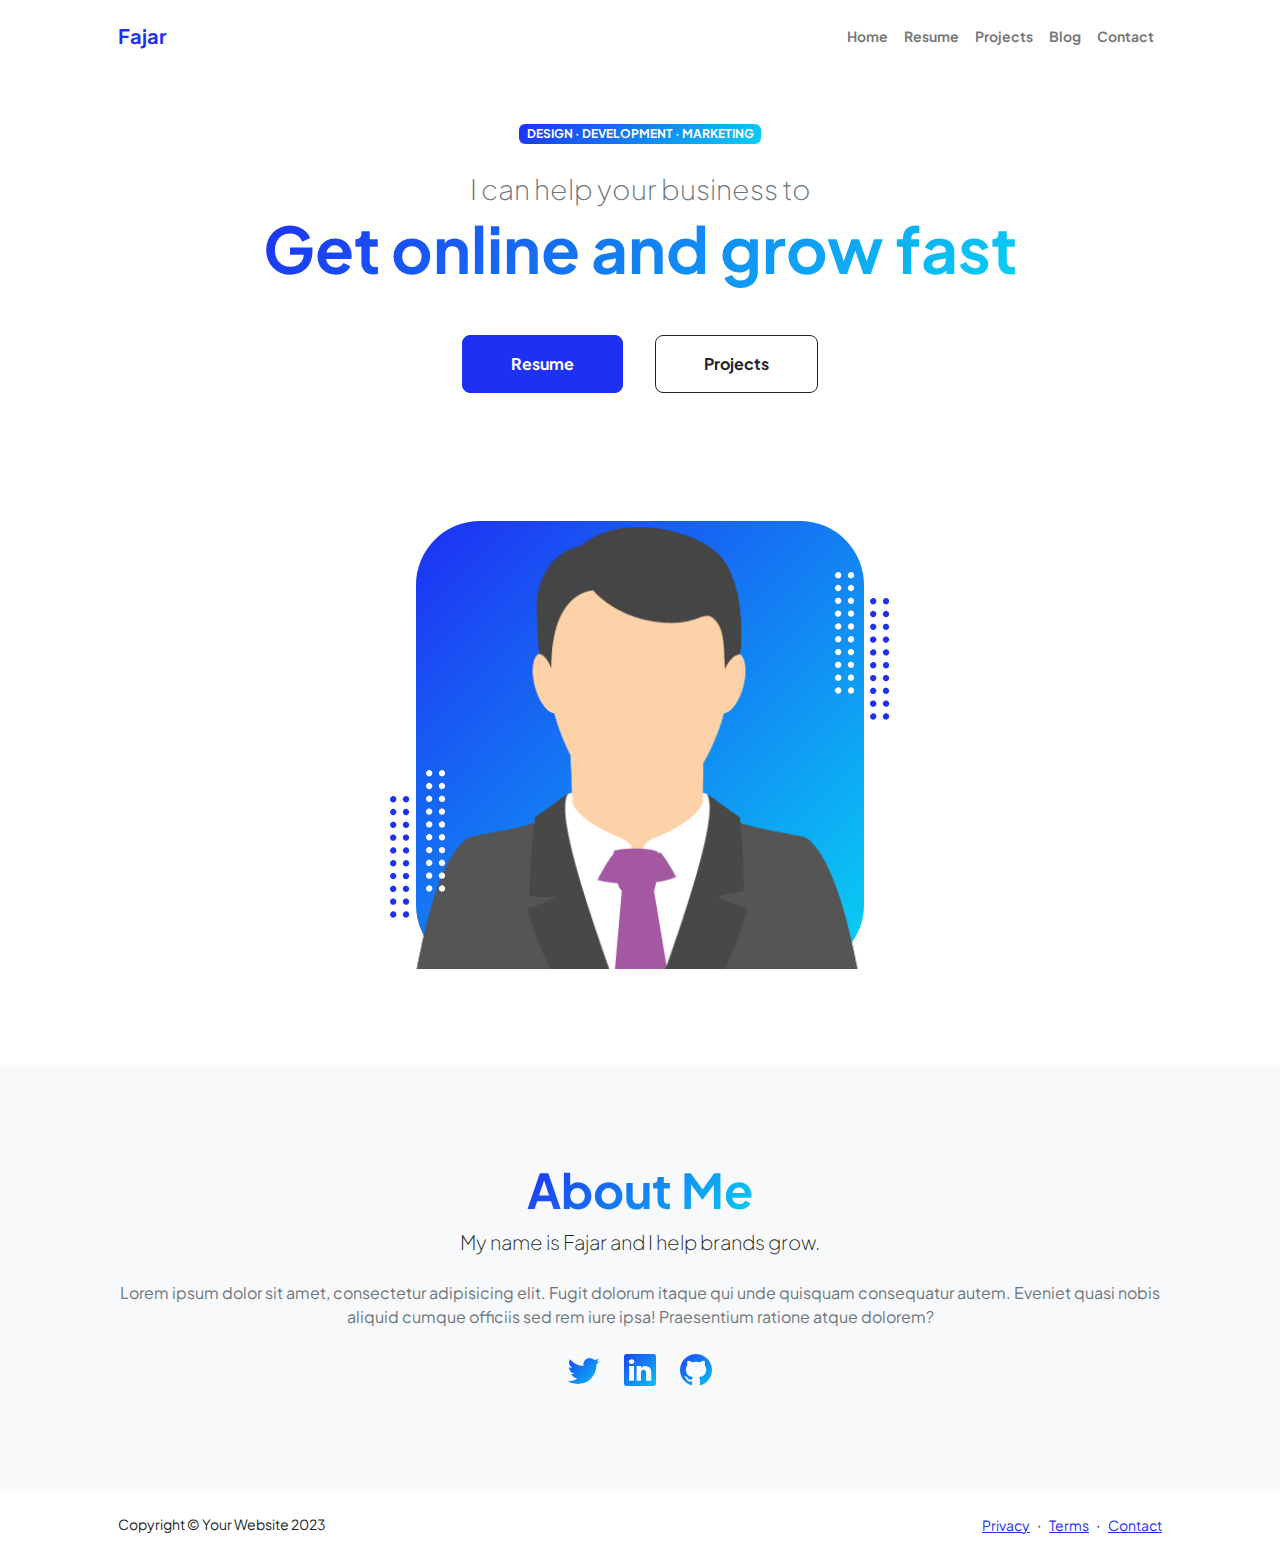
<file: index.html>
<!DOCTYPE html>
<html lang="en">
    <head>
        <meta charset="utf-8" />
        <meta name="viewport" content="width=device-width, initial-scale=1, shrink-to-fit=no" />
        <meta name="description" content="" />
        <meta name="author" content="" />
        <title>My Personal Website</title>
        <!-- Favicon-->
        <link rel="icon" type="image/x-icon" href="assets/favicon.ico" />
        <!-- Custom Google font-->
        <link rel="preconnect" href="https://fonts.googleapis.com" />
        <link rel="preconnect" href="https://fonts.gstatic.com" crossorigin />
        <link href="https://fonts.googleapis.com/css2?family=Plus+Jakarta+Sans:wght@100;200;300;400;500;600;700;800;900&amp;display=swap" rel="stylesheet" />
        <!-- Bootstrap icons-->
        <link href="https://cdn.jsdelivr.net/npm/bootstrap-icons@1.8.1/font/bootstrap-icons.css" rel="stylesheet" />
        <!-- Core theme CSS (includes Bootstrap)-->
        <link href="css/styles.css" rel="stylesheet" />
    </head>
    <body class="d-flex flex-column h-100">
        <main class="flex-shrink-0">
            <!-- Navigation-->
            <nav class="navbar navbar-expand-lg navbar-light bg-white py-3">
                <div class="container px-5">
                    <a class="navbar-brand" href="index.html"><span class="fw-bolder text-primary">Fajar </span></a>
                    <button class="navbar-toggler" type="button" data-bs-toggle="collapse" data-bs-target="#navbarSupportedContent" aria-controls="navbarSupportedContent" aria-expanded="false" aria-label="Toggle navigation"><span class="navbar-toggler-icon"></span></button>
                    <div class="collapse navbar-collapse" id="navbarSupportedContent">
                        <ul class="navbar-nav ms-auto mb-2 mb-lg-0 small fw-bolder">
                            <li class="nav-item"><a class="nav-link" href="index.html">Home</a></li>
                            <li class="nav-item"><a class="nav-link" href="resume.html">Resume</a></li>
                            <li class="nav-item"><a class="nav-link" href="projects.html">Projects</a></li>
                            <li class="nav-item"><a class="nav-link" href="https://fajarnxm.github.io/my-blog/">Blog</a></li>
                            <li class="nav-item"><a class="nav-link" href="contact.html">Contact</a></li>
                        </ul>
                    </div>
                </div>
            </nav>
            <!-- Header-->
            <header class="py-5">
                <div class="container px-5 pb-5">
                    <div class="row gx-5 align-items-center">
                        <div class="col-xxl-5">
                            <!-- Header text content-->
                            <div class="text-center text-xxl-start">
                                <div class="badge bg-gradient-primary-to-secondary text-white mb-4"><div class="text-uppercase">Design &middot; Development &middot; Marketing</div></div>
                                <div class="fs-3 fw-light text-muted">I can help your business to</div>
                                <h1 class="display-3 fw-bolder mb-5"><span class="text-gradient d-inline">Get online and grow fast</span></h1>
                                <div class="d-grid gap-3 d-sm-flex justify-content-sm-center justify-content-xxl-start mb-3">
                                    <a class="btn btn-primary btn-lg px-5 py-3 me-sm-3 fs-6 fw-bolder" href="resume.html">Resume</a>
                                    <a class="btn btn-outline-dark btn-lg px-5 py-3 fs-6 fw-bolder" href="projects.html">Projects</a>
                                </div>
                            </div>
                        </div>
                        <div class="col-xxl-7">
                            <!-- Header profile picture-->
                            <div class="d-flex justify-content-center mt-5 mt-xxl-0">
                                <div class="profile bg-gradient-primary-to-secondary">
                                    <!-- TIP: For best results, use a photo with a transparent background like the demo example below-->
                                    <!-- Watch a tutorial on how to do this on YouTube (link)-->
                                    <img class="profile-img" src="assets/profile.png" alt="..." />
                                    <div class="dots-1">
                                        <!-- SVG Dots-->
                                        <svg version="1.1" xmlns="http://www.w3.org/2000/svg" xmlns:xlink="http://www.w3.org/1999/xlink" x="0px" y="0px" viewBox="0 0 191.6 1215.4" style="enable-background: new 0 0 191.6 1215.4" xml:space="preserve">
                                            <g transform="translate(0.000000,1280.000000) scale(0.100000,-0.100000)">
                                                <path d="M227.7,12788.6c-105-35-200-141-222-248c-43-206,163-412,369-369c155,32,275,190,260,339c-11,105-90,213-190,262        C383.7,12801.6,289.7,12808.6,227.7,12788.6z"></path>
                                                <path d="M1507.7,12788.6c-151-50-253-216-222-362c25-119,136-230,254-255c194-41,395,142,375,339c-11,105-90,213-190,262        C1663.7,12801.6,1569.7,12808.6,1507.7,12788.6z"></path>
                                                <path d="M227.7,11508.6c-105-35-200-141-222-248c-43-206,163-412,369-369c155,32,275,190,260,339c-11,105-90,213-190,262        C383.7,11521.6,289.7,11528.6,227.7,11508.6z"></path>
                                                <path d="M1507.7,11508.6c-151-50-253-216-222-362c25-119,136-230,254-255c194-41,395,142,375,339c-11,105-90,213-190,262        C1663.7,11521.6,1569.7,11528.6,1507.7,11508.6z"></path>
                                                <path d="M227.7,10228.6c-105-35-200-141-222-248c-43-206,163-412,369-369c155,32,275,190,260,339c-11,105-90,213-190,262        C383.7,10241.6,289.7,10248.6,227.7,10228.6z"></path>
                                                <path d="M1507.7,10228.6c-105-35-200-141-222-248c-43-206,163-412,369-369c155,32,275,190,260,339c-11,105-90,213-190,262        C1663.7,10241.6,1569.7,10248.6,1507.7,10228.6z"></path>
                                                <path d="M227.7,8948.6c-105-35-200-141-222-248c-43-206,163-412,369-369c155,32,275,190,260,339c-11,105-90,213-190,262        C383.7,8961.6,289.7,8968.6,227.7,8948.6z"></path>
                                                <path d="M1507.7,8948.6c-105-35-200-141-222-248c-43-206,163-412,369-369c155,32,275,190,260,339c-11,105-90,213-190,262        C1663.7,8961.6,1569.7,8968.6,1507.7,8948.6z"></path>
                                                <path d="M227.7,7668.6c-105-35-200-141-222-248c-43-206,163-412,369-369c155,32,275,190,260,339c-11,105-90,213-190,262        C383.7,7681.6,289.7,7688.6,227.7,7668.6z"></path>
                                                <path d="M1507.7,7668.6c-105-35-200-141-222-248c-43-206,163-412,369-369c155,32,275,190,260,339c-11,105-90,213-190,262        C1663.7,7681.6,1569.7,7688.6,1507.7,7668.6z"></path>
                                                <path d="M227.7,6388.6c-105-35-200-141-222-248c-43-206,163-412,369-369c155,32,275,190,260,339c-11,105-90,213-190,262        C383.7,6401.6,289.7,6408.6,227.7,6388.6z"></path>
                                                <path d="M1507.7,6388.6c-105-35-200-141-222-248c-43-206,163-412,369-369c155,32,275,190,260,339c-11,105-90,213-190,262        C1663.7,6401.6,1569.7,6408.6,1507.7,6388.6z"></path>
                                                <path d="M227.7,5108.6c-105-35-200-141-222-248c-43-206,163-412,369-369c155,32,275,190,260,339c-11,105-90,213-190,262        C383.7,5121.6,289.7,5128.6,227.7,5108.6z"></path>
                                                <path d="M1507.7,5108.6c-105-35-200-141-222-248c-43-206,163-412,369-369c155,32,275,190,260,339c-11,105-90,213-190,262        C1663.7,5121.6,1569.7,5128.6,1507.7,5108.6z"></path>
                                                <path d="M227.7,3828.6c-105-35-200-141-222-248c-43-206,163-412,369-369c155,32,275,190,260,339c-11,105-90,213-190,262        C383.7,3841.6,289.7,3848.6,227.7,3828.6z"></path>
                                                <path d="M1507.7,3828.6c-105-35-200-141-222-248c-43-206,163-412,369-369c155,32,275,190,260,339c-11,105-90,213-190,262        C1663.7,3841.6,1569.7,3848.6,1507.7,3828.6z"></path>
                                                <path d="M227.7,2548.6c-105-35-200-141-222-248c-43-206,163-412,369-369c155,32,275,190,260,339c-11,105-90,213-190,262        C383.7,2561.6,289.7,2568.6,227.7,2548.6z"></path>
                                                <path d="M1507.7,2548.6c-105-35-200-141-222-248c-43-206,163-412,369-369c155,32,275,190,260,339c-11,105-90,213-190,262        C1663.7,2561.6,1569.7,2568.6,1507.7,2548.6z"></path>
                                                <path d="M227.7,1268.6c-105-35-200-141-222-248c-43-206,163-412,369-369c155,32,275,190,260,339c-11,105-90,213-190,262        C383.7,1281.6,289.7,1288.6,227.7,1268.6z"></path>
                                                <path d="M1507.7,1268.6c-105-35-200-141-222-248c-43-206,163-412,369-369c155,32,275,190,260,339c-11,105-90,213-190,262        C1663.7,1281.6,1569.7,1288.6,1507.7,1268.6z"></path>
                                            </g>
                                        </svg>
                                        <!-- END of SVG dots-->
                                    </div>
                                    <div class="dots-2">
                                        <!-- SVG Dots-->
                                        <svg version="1.1" xmlns="http://www.w3.org/2000/svg" xmlns:xlink="http://www.w3.org/1999/xlink" x="0px" y="0px" viewBox="0 0 191.6 1215.4" style="enable-background: new 0 0 191.6 1215.4" xml:space="preserve">
                                            <g transform="translate(0.000000,1280.000000) scale(0.100000,-0.100000)">
                                                <path d="M227.7,12788.6c-105-35-200-141-222-248c-43-206,163-412,369-369c155,32,275,190,260,339c-11,105-90,213-190,262        C383.7,12801.6,289.7,12808.6,227.7,12788.6z"></path>
                                                <path d="M1507.7,12788.6c-151-50-253-216-222-362c25-119,136-230,254-255c194-41,395,142,375,339c-11,105-90,213-190,262        C1663.7,12801.6,1569.7,12808.6,1507.7,12788.6z"></path>
                                                <path d="M227.7,11508.6c-105-35-200-141-222-248c-43-206,163-412,369-369c155,32,275,190,260,339c-11,105-90,213-190,262        C383.7,11521.6,289.7,11528.6,227.7,11508.6z"></path>
                                                <path d="M1507.7,11508.6c-151-50-253-216-222-362c25-119,136-230,254-255c194-41,395,142,375,339c-11,105-90,213-190,262        C1663.7,11521.6,1569.7,11528.6,1507.7,11508.6z"></path>
                                                <path d="M227.7,10228.6c-105-35-200-141-222-248c-43-206,163-412,369-369c155,32,275,190,260,339c-11,105-90,213-190,262        C383.7,10241.6,289.7,10248.6,227.7,10228.6z"></path>
                                                <path d="M1507.7,10228.6c-105-35-200-141-222-248c-43-206,163-412,369-369c155,32,275,190,260,339c-11,105-90,213-190,262        C1663.7,10241.6,1569.7,10248.6,1507.7,10228.6z"></path>
                                                <path d="M227.7,8948.6c-105-35-200-141-222-248c-43-206,163-412,369-369c155,32,275,190,260,339c-11,105-90,213-190,262        C383.7,8961.6,289.7,8968.6,227.7,8948.6z"></path>
                                                <path d="M1507.7,8948.6c-105-35-200-141-222-248c-43-206,163-412,369-369c155,32,275,190,260,339c-11,105-90,213-190,262        C1663.7,8961.6,1569.7,8968.6,1507.7,8948.6z"></path>
                                                <path d="M227.7,7668.6c-105-35-200-141-222-248c-43-206,163-412,369-369c155,32,275,190,260,339c-11,105-90,213-190,262        C383.7,7681.6,289.7,7688.6,227.7,7668.6z"></path>
                                                <path d="M1507.7,7668.6c-105-35-200-141-222-248c-43-206,163-412,369-369c155,32,275,190,260,339c-11,105-90,213-190,262        C1663.7,7681.6,1569.7,7688.6,1507.7,7668.6z"></path>
                                                <path d="M227.7,6388.6c-105-35-200-141-222-248c-43-206,163-412,369-369c155,32,275,190,260,339c-11,105-90,213-190,262        C383.7,6401.6,289.7,6408.6,227.7,6388.6z"></path>
                                                <path d="M1507.7,6388.6c-105-35-200-141-222-248c-43-206,163-412,369-369c155,32,275,190,260,339c-11,105-90,213-190,262        C1663.7,6401.6,1569.7,6408.6,1507.7,6388.6z"></path>
                                                <path d="M227.7,5108.6c-105-35-200-141-222-248c-43-206,163-412,369-369c155,32,275,190,260,339c-11,105-90,213-190,262        C383.7,5121.6,289.7,5128.6,227.7,5108.6z"></path>
                                                <path d="M1507.7,5108.6c-105-35-200-141-222-248c-43-206,163-412,369-369c155,32,275,190,260,339c-11,105-90,213-190,262        C1663.7,5121.6,1569.7,5128.6,1507.7,5108.6z"></path>
                                                <path d="M227.7,3828.6c-105-35-200-141-222-248c-43-206,163-412,369-369c155,32,275,190,260,339c-11,105-90,213-190,262        C383.7,3841.6,289.7,3848.6,227.7,3828.6z"></path>
                                                <path d="M1507.7,3828.6c-105-35-200-141-222-248c-43-206,163-412,369-369c155,32,275,190,260,339c-11,105-90,213-190,262        C1663.7,3841.6,1569.7,3848.6,1507.7,3828.6z"></path>
                                                <path d="M227.7,2548.6c-105-35-200-141-222-248c-43-206,163-412,369-369c155,32,275,190,260,339c-11,105-90,213-190,262        C383.7,2561.6,289.7,2568.6,227.7,2548.6z"></path>
                                                <path d="M1507.7,2548.6c-105-35-200-141-222-248c-43-206,163-412,369-369c155,32,275,190,260,339c-11,105-90,213-190,262        C1663.7,2561.6,1569.7,2568.6,1507.7,2548.6z"></path>
                                                <path d="M227.7,1268.6c-105-35-200-141-222-248c-43-206,163-412,369-369c155,32,275,190,260,339c-11,105-90,213-190,262        C383.7,1281.6,289.7,1288.6,227.7,1268.6z"></path>
                                                <path d="M1507.7,1268.6c-105-35-200-141-222-248c-43-206,163-412,369-369c155,32,275,190,260,339c-11,105-90,213-190,262        C1663.7,1281.6,1569.7,1288.6,1507.7,1268.6z"></path>
                                            </g>
                                        </svg>
                                        <!-- END of SVG dots-->
                                    </div>
                                    <div class="dots-3">
                                        <!-- SVG Dots-->
                                        <svg version="1.1" xmlns="http://www.w3.org/2000/svg" xmlns:xlink="http://www.w3.org/1999/xlink" x="0px" y="0px" viewBox="0 0 191.6 1215.4" style="enable-background: new 0 0 191.6 1215.4" xml:space="preserve">
                                            <g transform="translate(0.000000,1280.000000) scale(0.100000,-0.100000)">
                                                <path d="M227.7,12788.6c-105-35-200-141-222-248c-43-206,163-412,369-369c155,32,275,190,260,339c-11,105-90,213-190,262        C383.7,12801.6,289.7,12808.6,227.7,12788.6z"></path>
                                                <path d="M1507.7,12788.6c-151-50-253-216-222-362c25-119,136-230,254-255c194-41,395,142,375,339c-11,105-90,213-190,262        C1663.7,12801.6,1569.7,12808.6,1507.7,12788.6z"></path>
                                                <path d="M227.7,11508.6c-105-35-200-141-222-248c-43-206,163-412,369-369c155,32,275,190,260,339c-11,105-90,213-190,262        C383.7,11521.6,289.7,11528.6,227.7,11508.6z"></path>
                                                <path d="M1507.7,11508.6c-151-50-253-216-222-362c25-119,136-230,254-255c194-41,395,142,375,339c-11,105-90,213-190,262        C1663.7,11521.6,1569.7,11528.6,1507.7,11508.6z"></path>
                                                <path d="M227.7,10228.6c-105-35-200-141-222-248c-43-206,163-412,369-369c155,32,275,190,260,339c-11,105-90,213-190,262        C383.7,10241.6,289.7,10248.6,227.7,10228.6z"></path>
                                                <path d="M1507.7,10228.6c-105-35-200-141-222-248c-43-206,163-412,369-369c155,32,275,190,260,339c-11,105-90,213-190,262        C1663.7,10241.6,1569.7,10248.6,1507.7,10228.6z"></path>
                                                <path d="M227.7,8948.6c-105-35-200-141-222-248c-43-206,163-412,369-369c155,32,275,190,260,339c-11,105-90,213-190,262        C383.7,8961.6,289.7,8968.6,227.7,8948.6z"></path>
                                                <path d="M1507.7,8948.6c-105-35-200-141-222-248c-43-206,163-412,369-369c155,32,275,190,260,339c-11,105-90,213-190,262        C1663.7,8961.6,1569.7,8968.6,1507.7,8948.6z"></path>
                                                <path d="M227.7,7668.6c-105-35-200-141-222-248c-43-206,163-412,369-369c155,32,275,190,260,339c-11,105-90,213-190,262        C383.7,7681.6,289.7,7688.6,227.7,7668.6z"></path>
                                                <path d="M1507.7,7668.6c-105-35-200-141-222-248c-43-206,163-412,369-369c155,32,275,190,260,339c-11,105-90,213-190,262        C1663.7,7681.6,1569.7,7688.6,1507.7,7668.6z"></path>
                                                <path d="M227.7,6388.6c-105-35-200-141-222-248c-43-206,163-412,369-369c155,32,275,190,260,339c-11,105-90,213-190,262        C383.7,6401.6,289.7,6408.6,227.7,6388.6z"></path>
                                                <path d="M1507.7,6388.6c-105-35-200-141-222-248c-43-206,163-412,369-369c155,32,275,190,260,339c-11,105-90,213-190,262        C1663.7,6401.6,1569.7,6408.6,1507.7,6388.6z"></path>
                                                <path d="M227.7,5108.6c-105-35-200-141-222-248c-43-206,163-412,369-369c155,32,275,190,260,339c-11,105-90,213-190,262        C383.7,5121.6,289.7,5128.6,227.7,5108.6z"></path>
                                                <path d="M1507.7,5108.6c-105-35-200-141-222-248c-43-206,163-412,369-369c155,32,275,190,260,339c-11,105-90,213-190,262        C1663.7,5121.6,1569.7,5128.6,1507.7,5108.6z"></path>
                                                <path d="M227.7,3828.6c-105-35-200-141-222-248c-43-206,163-412,369-369c155,32,275,190,260,339c-11,105-90,213-190,262        C383.7,3841.6,289.7,3848.6,227.7,3828.6z"></path>
                                                <path d="M1507.7,3828.6c-105-35-200-141-222-248c-43-206,163-412,369-369c155,32,275,190,260,339c-11,105-90,213-190,262        C1663.7,3841.6,1569.7,3848.6,1507.7,3828.6z"></path>
                                                <path d="M227.7,2548.6c-105-35-200-141-222-248c-43-206,163-412,369-369c155,32,275,190,260,339c-11,105-90,213-190,262        C383.7,2561.6,289.7,2568.6,227.7,2548.6z"></path>
                                                <path d="M1507.7,2548.6c-105-35-200-141-222-248c-43-206,163-412,369-369c155,32,275,190,260,339c-11,105-90,213-190,262        C1663.7,2561.6,1569.7,2568.6,1507.7,2548.6z"></path>
                                                <path d="M227.7,1268.6c-105-35-200-141-222-248c-43-206,163-412,369-369c155,32,275,190,260,339c-11,105-90,213-190,262        C383.7,1281.6,289.7,1288.6,227.7,1268.6z"></path>
                                                <path d="M1507.7,1268.6c-105-35-200-141-222-248c-43-206,163-412,369-369c155,32,275,190,260,339c-11,105-90,213-190,262        C1663.7,1281.6,1569.7,1288.6,1507.7,1268.6z"></path>
                                            </g>
                                        </svg>
                                        <!-- END of SVG dots-->
                                    </div>
                                    <div class="dots-4">
                                        <!-- SVG Dots-->
                                        <svg version="1.1" xmlns="http://www.w3.org/2000/svg" xmlns:xlink="http://www.w3.org/1999/xlink" x="0px" y="0px" viewBox="0 0 191.6 1215.4" style="enable-background: new 0 0 191.6 1215.4" xml:space="preserve">
                                            <g transform="translate(0.000000,1280.000000) scale(0.100000,-0.100000)">
                                                <path d="M227.7,12788.6c-105-35-200-141-222-248c-43-206,163-412,369-369c155,32,275,190,260,339c-11,105-90,213-190,262        C383.7,12801.6,289.7,12808.6,227.7,12788.6z"></path>
                                                <path d="M1507.7,12788.6c-151-50-253-216-222-362c25-119,136-230,254-255c194-41,395,142,375,339c-11,105-90,213-190,262        C1663.7,12801.6,1569.7,12808.6,1507.7,12788.6z"></path>
                                                <path d="M227.7,11508.6c-105-35-200-141-222-248c-43-206,163-412,369-369c155,32,275,190,260,339c-11,105-90,213-190,262        C383.7,11521.6,289.7,11528.6,227.7,11508.6z"></path>
                                                <path d="M1507.7,11508.6c-151-50-253-216-222-362c25-119,136-230,254-255c194-41,395,142,375,339c-11,105-90,213-190,262        C1663.7,11521.6,1569.7,11528.6,1507.7,11508.6z"></path>
                                                <path d="M227.7,10228.6c-105-35-200-141-222-248c-43-206,163-412,369-369c155,32,275,190,260,339c-11,105-90,213-190,262        C383.7,10241.6,289.7,10248.6,227.7,10228.6z"></path>
                                                <path d="M1507.7,10228.6c-105-35-200-141-222-248c-43-206,163-412,369-369c155,32,275,190,260,339c-11,105-90,213-190,262        C1663.7,10241.6,1569.7,10248.6,1507.7,10228.6z"></path>
                                                <path d="M227.7,8948.6c-105-35-200-141-222-248c-43-206,163-412,369-369c155,32,275,190,260,339c-11,105-90,213-190,262        C383.7,8961.6,289.7,8968.6,227.7,8948.6z"></path>
                                                <path d="M1507.7,8948.6c-105-35-200-141-222-248c-43-206,163-412,369-369c155,32,275,190,260,339c-11,105-90,213-190,262        C1663.7,8961.6,1569.7,8968.6,1507.7,8948.6z"></path>
                                                <path d="M227.7,7668.6c-105-35-200-141-222-248c-43-206,163-412,369-369c155,32,275,190,260,339c-11,105-90,213-190,262        C383.7,7681.6,289.7,7688.6,227.7,7668.6z"></path>
                                                <path d="M1507.7,7668.6c-105-35-200-141-222-248c-43-206,163-412,369-369c155,32,275,190,260,339c-11,105-90,213-190,262        C1663.7,7681.6,1569.7,7688.6,1507.7,7668.6z"></path>
                                                <path d="M227.7,6388.6c-105-35-200-141-222-248c-43-206,163-412,369-369c155,32,275,190,260,339c-11,105-90,213-190,262        C383.7,6401.6,289.7,6408.6,227.7,6388.6z"></path>
                                                <path d="M1507.7,6388.6c-105-35-200-141-222-248c-43-206,163-412,369-369c155,32,275,190,260,339c-11,105-90,213-190,262        C1663.7,6401.6,1569.7,6408.6,1507.7,6388.6z"></path>
                                                <path d="M227.7,5108.6c-105-35-200-141-222-248c-43-206,163-412,369-369c155,32,275,190,260,339c-11,105-90,213-190,262        C383.7,5121.6,289.7,5128.6,227.7,5108.6z"></path>
                                                <path d="M1507.7,5108.6c-105-35-200-141-222-248c-43-206,163-412,369-369c155,32,275,190,260,339c-11,105-90,213-190,262        C1663.7,5121.6,1569.7,5128.6,1507.7,5108.6z"></path>
                                                <path d="M227.7,3828.6c-105-35-200-141-222-248c-43-206,163-412,369-369c155,32,275,190,260,339c-11,105-90,213-190,262        C383.7,3841.6,289.7,3848.6,227.7,3828.6z"></path>
                                                <path d="M1507.7,3828.6c-105-35-200-141-222-248c-43-206,163-412,369-369c155,32,275,190,260,339c-11,105-90,213-190,262        C1663.7,3841.6,1569.7,3848.6,1507.7,3828.6z"></path>
                                                <path d="M227.7,2548.6c-105-35-200-141-222-248c-43-206,163-412,369-369c155,32,275,190,260,339c-11,105-90,213-190,262        C383.7,2561.6,289.7,2568.6,227.7,2548.6z"></path>
                                                <path d="M1507.7,2548.6c-105-35-200-141-222-248c-43-206,163-412,369-369c155,32,275,190,260,339c-11,105-90,213-190,262        C1663.7,2561.6,1569.7,2568.6,1507.7,2548.6z"></path>
                                                <path d="M227.7,1268.6c-105-35-200-141-222-248c-43-206,163-412,369-369c155,32,275,190,260,339c-11,105-90,213-190,262        C383.7,1281.6,289.7,1288.6,227.7,1268.6z"></path>
                                                <path d="M1507.7,1268.6c-105-35-200-141-222-248c-43-206,163-412,369-369c155,32,275,190,260,339c-11,105-90,213-190,262        C1663.7,1281.6,1569.7,1288.6,1507.7,1268.6z"></path>
                                            </g>
                                        </svg>
                                        <!-- END of SVG dots-->
                                    </div>
                                </div>
                            </div>
                        </div>
                    </div>
                </div>
            </header>
            <!-- About Section-->
            <section class="bg-light py-5">
                <div class="container px-5">
                    <div class="row gx-5 justify-content-center">
                        <div class="col-xxl-8">
                            <div class="text-center my-5">
                                <h2 class="display-5 fw-bolder"><span class="text-gradient d-inline">About Me</span></h2>
                                <p class="lead fw-light mb-4">My name is Fajar and I help brands grow.</p>
                                <p class="text-muted">Lorem ipsum dolor sit amet, consectetur adipisicing elit. Fugit dolorum itaque qui unde quisquam consequatur autem. Eveniet quasi nobis aliquid cumque officiis sed rem iure ipsa! Praesentium ratione atque dolorem?</p>
                                <div class="d-flex justify-content-center fs-2 gap-4">
                                    <a class="text-gradient" href="#!"><i class="bi bi-twitter"></i></a>
                                    <a class="text-gradient" href="https://id.linkedin.com/in/fajar-priyatna"><i class="bi bi-linkedin"></i></a>
                                    <a class="text-gradient" href="https://github.com/fajarnxm"><i class="bi bi-github"></i></a>
                                </div>
                            </div>
                        </div>
                    </div>
                </div>
            </section>
        </main>
        <!-- Footer-->
        <footer class="bg-white py-4 mt-auto">
            <div class="container px-5">
                <div class="row align-items-center justify-content-between flex-column flex-sm-row">
                    <div class="col-auto"><div class="small m-0">Copyright &copy; Your Website 2023</div></div>
                    <div class="col-auto">
                        <a class="small" href="#!">Privacy</a>
                        <span class="mx-1">&middot;</span>
                        <a class="small" href="#!">Terms</a>
                        <span class="mx-1">&middot;</span>
                        <a class="small" href="contact.html">Contact</a>
                    </div>
                </div>
            </div>
        </footer>
        <!-- Bootstrap core JS-->
        <script src="https://cdn.jsdelivr.net/npm/bootstrap@5.2.3/dist/js/bootstrap.bundle.min.js"></script>
        <!-- Core theme JS-->
        <script src="js/scripts.js"></script>
    </body>
</html>
</file>
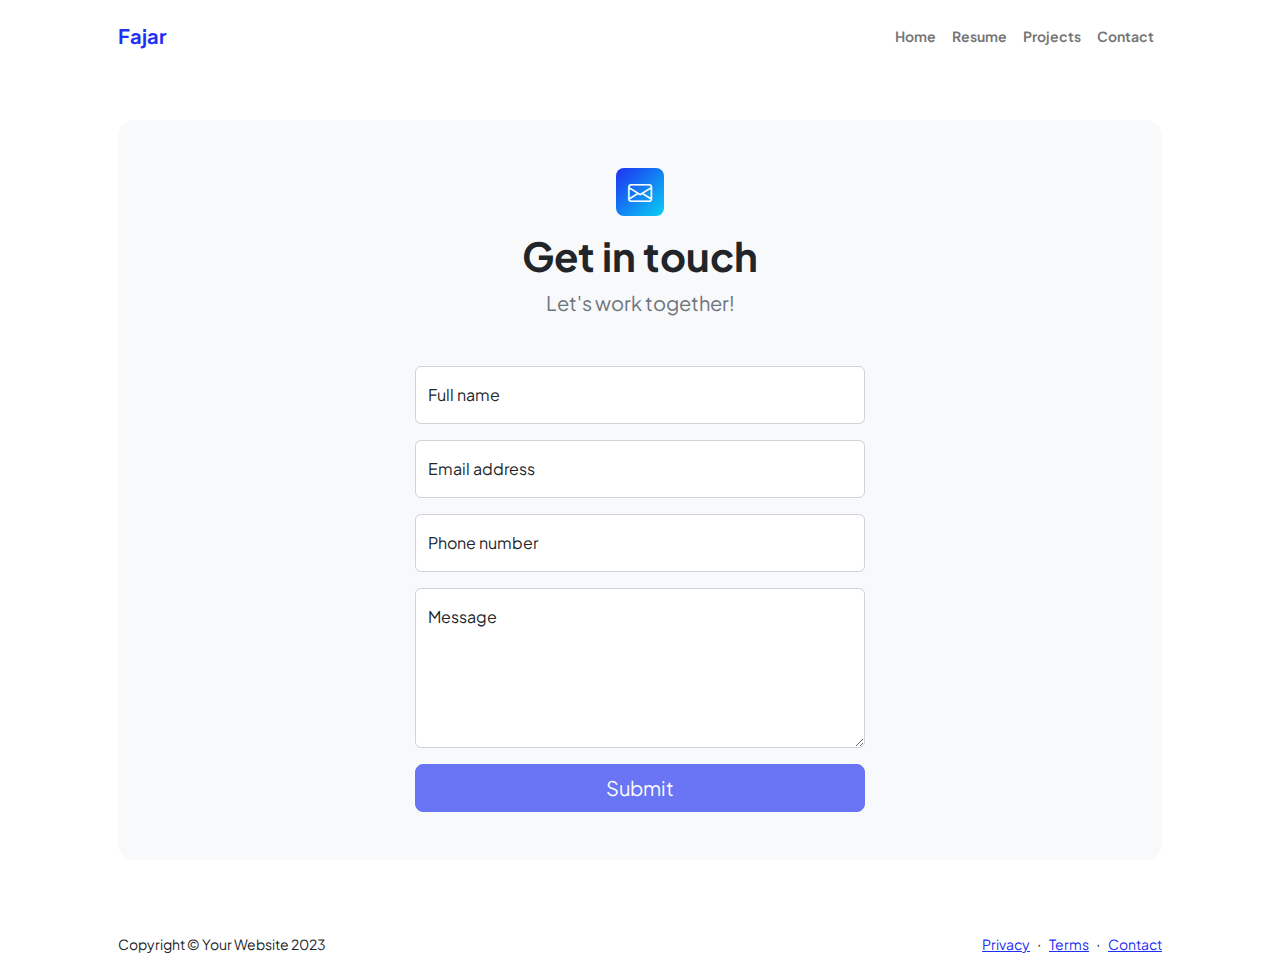
<file: contact.html>
<!DOCTYPE html>
<html lang="en">
    <head>
        <meta charset="utf-8" />
        <meta name="viewport" content="width=device-width, initial-scale=1, shrink-to-fit=no" />
        <meta name="description" content />
        <meta name="author" content />
        <title>My Personal Website</title>
        <!-- Favicon-->
        <link rel="icon" type="image/x-icon" href="assets/favicon.ico" />
        <!-- Custom Google font-->
        <link rel="preconnect" href="https://fonts.googleapis.com" />
        <link rel="preconnect" href="https://fonts.gstatic.com" crossorigin />
        <link href="https://fonts.googleapis.com/css2?family=Plus+Jakarta+Sans:wght@100;200;300;400;500;600;700;800;900&amp;display=swap" rel="stylesheet" />
        <!-- Bootstrap icons-->
        <link href="https://cdn.jsdelivr.net/npm/bootstrap-icons@1.8.1/font/bootstrap-icons.css" rel="stylesheet" />
        <!-- Core theme CSS (includes Bootstrap)-->
        <link href="css/styles.css" rel="stylesheet" />
    </head>
    <body class="d-flex flex-column">
        <main class="flex-shrink-0">
            <!-- Navigation-->
            <nav class="navbar navbar-expand-lg navbar-light bg-white py-3">
                <div class="container px-5">
                    <a class="navbar-brand" href="index.html"><span class="fw-bolder text-primary">Fajar </span></a>
                    <button class="navbar-toggler" type="button" data-bs-toggle="collapse" data-bs-target="#navbarSupportedContent" aria-controls="navbarSupportedContent" aria-expanded="false" aria-label="Toggle navigation"><span class="navbar-toggler-icon"></span></button>
                    <div class="collapse navbar-collapse" id="navbarSupportedContent">
                        <ul class="navbar-nav ms-auto mb-2 mb-lg-0 small fw-bolder">
                            <li class="nav-item"><a class="nav-link" href="index.html">Home</a></li>
                            <li class="nav-item"><a class="nav-link" href="resume.html">Resume</a></li>
                            <li class="nav-item"><a class="nav-link" href="projects.html">Projects</a></li>
                            <li class="nav-item"><a class="nav-link" href="contact.html">Contact</a></li>
                        </ul>
                    </div>
                </div>
            </nav>
            <!-- Page content-->
            <section class="py-5">
                <div class="container px-5">
                    <!-- Contact form-->
                    <div class="bg-light rounded-4 py-5 px-4 px-md-5">
                        <div class="text-center mb-5">
                            <div class="feature bg-primary bg-gradient-primary-to-secondary text-white rounded-3 mb-3"><i class="bi bi-envelope"></i></div>
                            <h1 class="fw-bolder">Get in touch</h1>
                            <p class="lead fw-normal text-muted mb-0">Let's work together!</p>
                        </div>
                        <div class="row gx-5 justify-content-center">
                            <div class="col-lg-8 col-xl-6">
                                <!-- * * * * * * * * * * * * * * *-->
                                <!-- * * SB Forms Contact Form * *-->
                                <!-- * * * * * * * * * * * * * * *-->
                                <!-- This form is pre-integrated with SB Forms.-->
                                <!-- To make this form functional, sign up at-->
                                <!-- https://startbootstrap.com/solution/contact-forms-->
                                <!-- to get an API token!-->
                                <form id="contactForm" data-sb-form-api-token="API_TOKEN">
                                    <!-- Name input-->
                                    <div class="form-floating mb-3">
                                        <input class="form-control" id="name" type="text" placeholder="Enter your name..." data-sb-validations="required" />
                                        <label for="name">Full name</label>
                                        <div class="invalid-feedback" data-sb-feedback="name:required">A name is required.</div>
                                    </div>
                                    <!-- Email address input-->
                                    <div class="form-floating mb-3">
                                        <input class="form-control" id="email" type="email" placeholder="name@example.com" data-sb-validations="required,email" />
                                        <label for="email">Email address</label>
                                        <div class="invalid-feedback" data-sb-feedback="email:required">An email is required.</div>
                                        <div class="invalid-feedback" data-sb-feedback="email:email">Email is not valid.</div>
                                    </div>
                                    <!-- Phone number input-->
                                    <div class="form-floating mb-3">
                                        <input class="form-control" id="phone" type="tel" placeholder="(123) 456-7890" data-sb-validations="required" />
                                        <label for="phone">Phone number</label>
                                        <div class="invalid-feedback" data-sb-feedback="phone:required">A phone number is required.</div>
                                    </div>
                                    <!-- Message input-->
                                    <div class="form-floating mb-3">
                                        <textarea class="form-control" id="message" type="text" placeholder="Enter your message here..." style="height: 10rem" data-sb-validations="required"></textarea>
                                        <label for="message">Message</label>
                                        <div class="invalid-feedback" data-sb-feedback="message:required">A message is required.</div>
                                    </div>
                                    <!-- Submit success message-->
                                    <!---->
                                    <!-- This is what your users will see when the form-->
                                    <!-- has successfully submitted-->
                                    <div class="d-none" id="submitSuccessMessage">
                                        <div class="text-center mb-3">
                                            <div class="fw-bolder">Form submission successful!</div>
                                            To activate this form, sign up at
                                            <br />
                                            <a href="https://startbootstrap.com/solution/contact-forms">https://startbootstrap.com/solution/contact-forms</a>
                                        </div>
                                    </div>
                                    <!-- Submit error message-->
                                    <!---->
                                    <!-- This is what your users will see when there is-->
                                    <!-- an error submitting the form-->
                                    <div class="d-none" id="submitErrorMessage"><div class="text-center text-danger mb-3">Error sending message!</div></div>
                                    <!-- Submit Button-->
                                    <div class="d-grid"><button class="btn btn-primary btn-lg disabled" id="submitButton" type="submit">Submit</button></div>
                                </form>
                            </div>
                        </div>
                    </div>
                </div>
            </section>
        </main>
        <!-- Footer-->
        <footer class="bg-white py-4 mt-auto">
            <div class="container px-5">
                <div class="row align-items-center justify-content-between flex-column flex-sm-row">
                    <div class="col-auto"><div class="small m-0">Copyright &copy; Your Website 2023</div></div>
                    <div class="col-auto">
                        <a class="small" href="#!">Privacy</a>
                        <span class="mx-1">&middot;</span>
                        <a class="small" href="#!">Terms</a>
                        <span class="mx-1">&middot;</span>
                        <a class="small" href="contact.html">Contact</a>
                    </div>
                </div>
            </div>
        </footer>
        <!-- Bootstrap core JS-->
        <script src="https://cdn.jsdelivr.net/npm/bootstrap@5.2.3/dist/js/bootstrap.bundle.min.js"></script>
        <!-- Core theme JS-->
        <script src="js/scripts.js"></script>
        <!-- * * * * * * * * * * * * * * * * * * * * * * * * * * * * * * * * * * * * * * * *-->
        <!-- * *                               SB Forms JS                               * *-->
        <!-- * * Activate your form at https://startbootstrap.com/solution/contact-forms * *-->
        <!-- * * * * * * * * * * * * * * * * * * * * * * * * * * * * * * * * * * * * * * * *-->
        <script src="https://cdn.startbootstrap.com/sb-forms-latest.js"></script>
    </body>
</html>
</file>
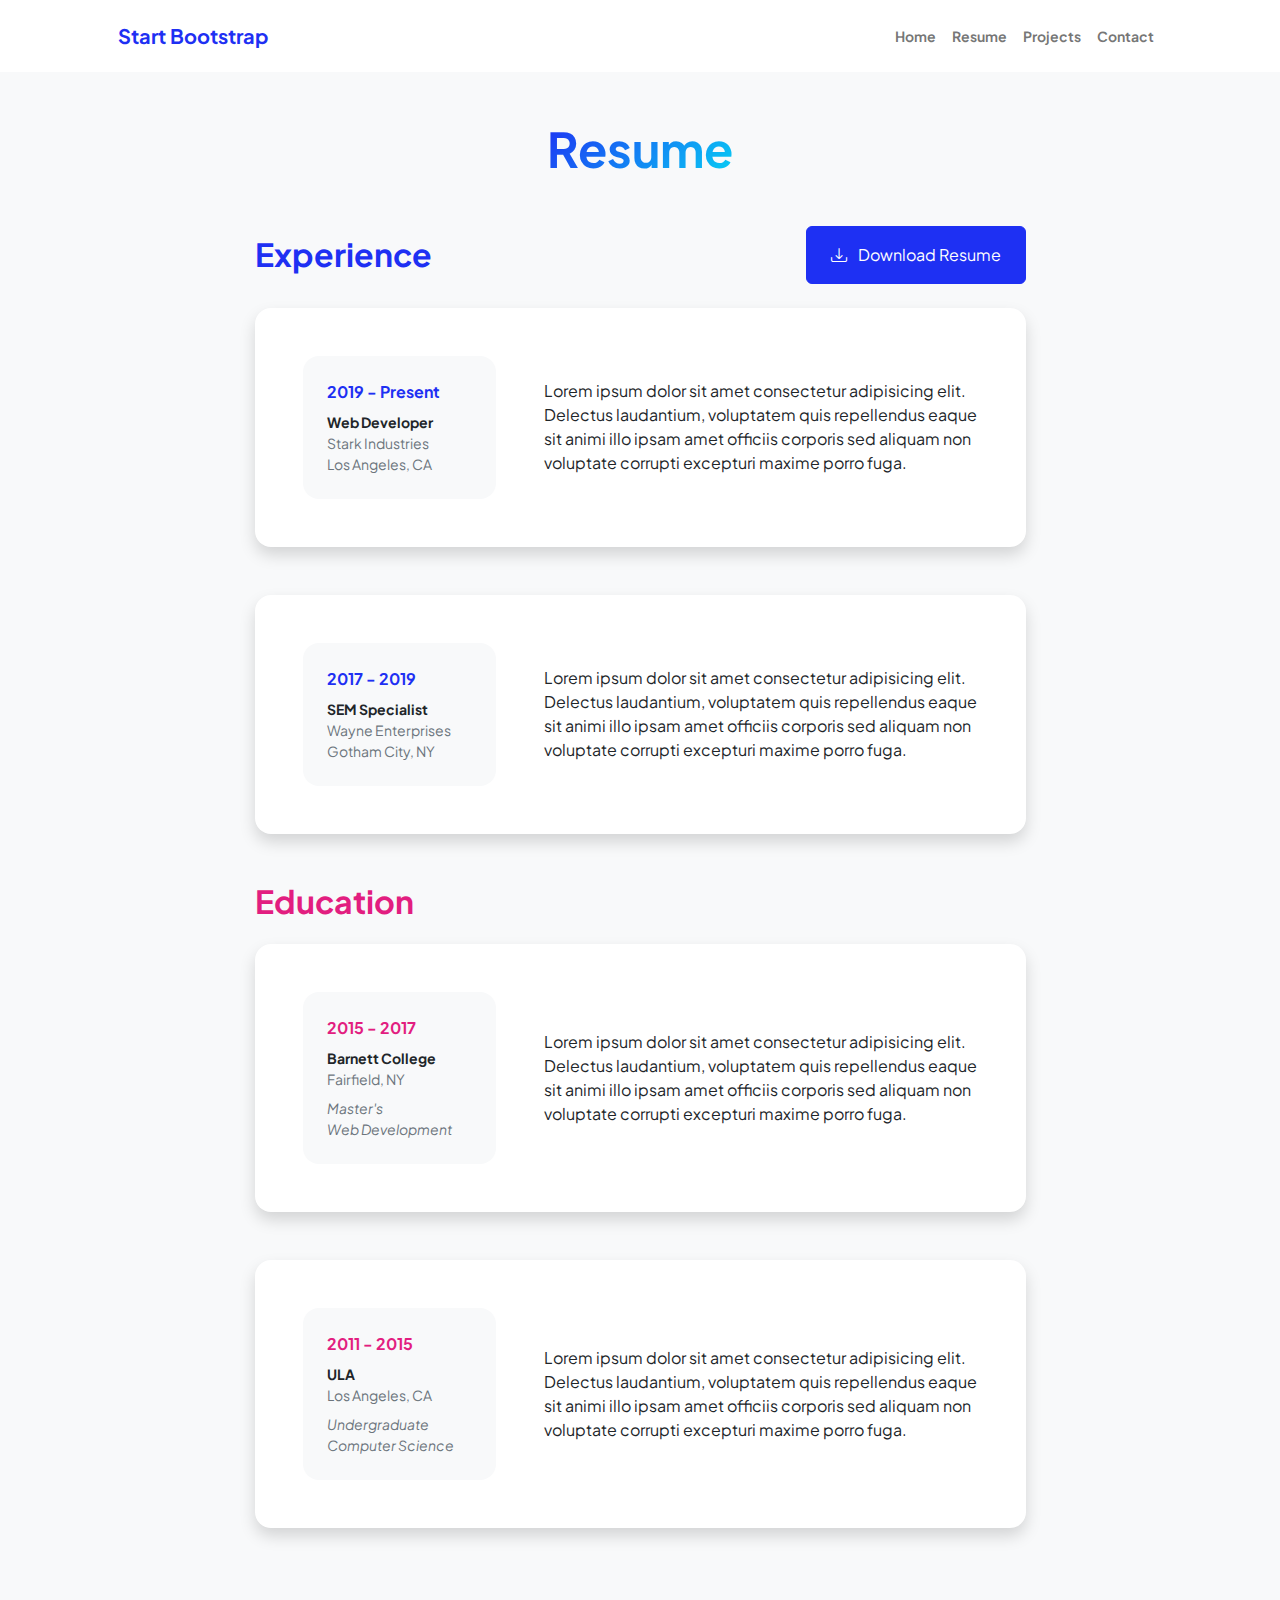
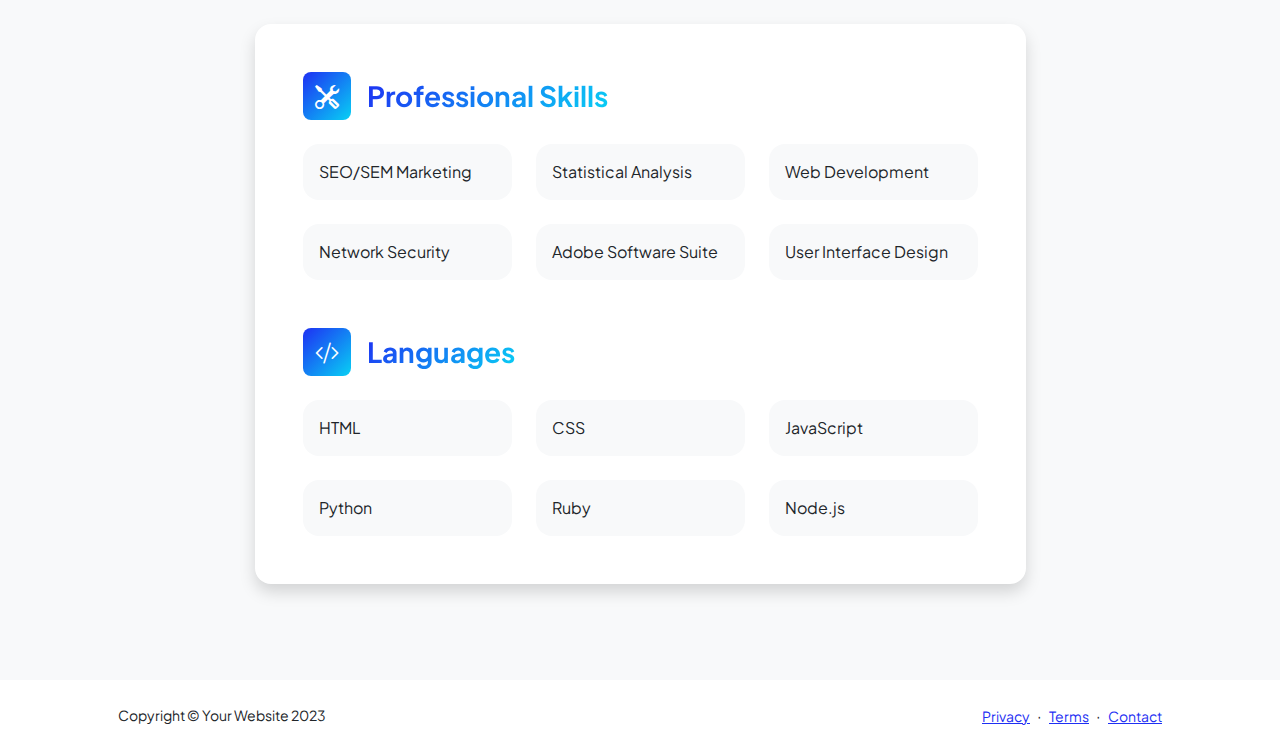
<file: resume.html>
<!DOCTYPE html>
<html lang="en">
    <head>
        <meta charset="utf-8" />
        <meta name="viewport" content="width=device-width, initial-scale=1, shrink-to-fit=no" />
        <meta name="description" content="" />
        <meta name="author" content="" />
        <title>Personal - Start Bootstrap Template</title>
        <!-- Favicon-->
        <link rel="icon" type="image/x-icon" href="assets/favicon.ico" />
        <!-- Custom Google font-->
        <link rel="preconnect" href="https://fonts.googleapis.com" />
        <link rel="preconnect" href="https://fonts.gstatic.com" crossorigin />
        <link href="https://fonts.googleapis.com/css2?family=Plus+Jakarta+Sans:wght@100;200;300;400;500;600;700;800;900&amp;display=swap" rel="stylesheet" />
        <!-- Bootstrap icons-->
        <link href="https://cdn.jsdelivr.net/npm/bootstrap-icons@1.8.1/font/bootstrap-icons.css" rel="stylesheet" />
        <!-- Core theme CSS (includes Bootstrap)-->
        <link href="css/styles.css" rel="stylesheet" />
    </head>
    <body class="d-flex flex-column h-100 bg-light">
        <main class="flex-shrink-0">
            <!-- Navigation-->
            <nav class="navbar navbar-expand-lg navbar-light bg-white py-3">
                <div class="container px-5">
                    <a class="navbar-brand" href="index.html"><span class="fw-bolder text-primary">Start Bootstrap</span></a>
                    <button class="navbar-toggler" type="button" data-bs-toggle="collapse" data-bs-target="#navbarSupportedContent" aria-controls="navbarSupportedContent" aria-expanded="false" aria-label="Toggle navigation"><span class="navbar-toggler-icon"></span></button>
                    <div class="collapse navbar-collapse" id="navbarSupportedContent">
                        <ul class="navbar-nav ms-auto mb-2 mb-lg-0 small fw-bolder">
                            <li class="nav-item"><a class="nav-link" href="index.html">Home</a></li>
                            <li class="nav-item"><a class="nav-link" href="resume.html">Resume</a></li>
                            <li class="nav-item"><a class="nav-link" href="projects.html">Projects</a></li>
                            <li class="nav-item"><a class="nav-link" href="contact.html">Contact</a></li>
                        </ul>
                    </div>
                </div>
            </nav>
            <!-- Page Content-->
            <div class="container px-5 my-5">
                <div class="text-center mb-5">
                    <h1 class="display-5 fw-bolder mb-0"><span class="text-gradient d-inline">Resume</span></h1>
                </div>
                <div class="row gx-5 justify-content-center">
                    <div class="col-lg-11 col-xl-9 col-xxl-8">
                        <!-- Experience Section-->
                        <section>
                            <div class="d-flex align-items-center justify-content-between mb-4">
                                <h2 class="text-primary fw-bolder mb-0">Experience</h2>
                                <!-- Download resume button-->
                                <!-- Note: Set the link href target to a PDF file within your project-->
                                <a class="btn btn-primary px-4 py-3" href="#!">
                                    <div class="d-inline-block bi bi-download me-2"></div>
                                    Download Resume
                                </a>
                            </div>
                            <!-- Experience Card 1-->
                            <div class="card shadow border-0 rounded-4 mb-5">
                                <div class="card-body p-5">
                                    <div class="row align-items-center gx-5">
                                        <div class="col text-center text-lg-start mb-4 mb-lg-0">
                                            <div class="bg-light p-4 rounded-4">
                                                <div class="text-primary fw-bolder mb-2">2019 - Present</div>
                                                <div class="small fw-bolder">Web Developer</div>
                                                <div class="small text-muted">Stark Industries</div>
                                                <div class="small text-muted">Los Angeles, CA</div>
                                            </div>
                                        </div>
                                        <div class="col-lg-8"><div>Lorem ipsum dolor sit amet consectetur adipisicing elit. Delectus laudantium, voluptatem quis repellendus eaque sit animi illo ipsam amet officiis corporis sed aliquam non voluptate corrupti excepturi maxime porro fuga.</div></div>
                                    </div>
                                </div>
                            </div>
                            <!-- Experience Card 2-->
                            <div class="card shadow border-0 rounded-4 mb-5">
                                <div class="card-body p-5">
                                    <div class="row align-items-center gx-5">
                                        <div class="col text-center text-lg-start mb-4 mb-lg-0">
                                            <div class="bg-light p-4 rounded-4">
                                                <div class="text-primary fw-bolder mb-2">2017 - 2019</div>
                                                <div class="small fw-bolder">SEM Specialist</div>
                                                <div class="small text-muted">Wayne Enterprises</div>
                                                <div class="small text-muted">Gotham City, NY</div>
                                            </div>
                                        </div>
                                        <div class="col-lg-8"><div>Lorem ipsum dolor sit amet consectetur adipisicing elit. Delectus laudantium, voluptatem quis repellendus eaque sit animi illo ipsam amet officiis corporis sed aliquam non voluptate corrupti excepturi maxime porro fuga.</div></div>
                                    </div>
                                </div>
                            </div>
                        </section>
                        <!-- Education Section-->
                        <section>
                            <h2 class="text-secondary fw-bolder mb-4">Education</h2>
                            <!-- Education Card 1-->
                            <div class="card shadow border-0 rounded-4 mb-5">
                                <div class="card-body p-5">
                                    <div class="row align-items-center gx-5">
                                        <div class="col text-center text-lg-start mb-4 mb-lg-0">
                                            <div class="bg-light p-4 rounded-4">
                                                <div class="text-secondary fw-bolder mb-2">2015 - 2017</div>
                                                <div class="mb-2">
                                                    <div class="small fw-bolder">Barnett College</div>
                                                    <div class="small text-muted">Fairfield, NY</div>
                                                </div>
                                                <div class="fst-italic">
                                                    <div class="small text-muted">Master's</div>
                                                    <div class="small text-muted">Web Development</div>
                                                </div>
                                            </div>
                                        </div>
                                        <div class="col-lg-8"><div>Lorem ipsum dolor sit amet consectetur adipisicing elit. Delectus laudantium, voluptatem quis repellendus eaque sit animi illo ipsam amet officiis corporis sed aliquam non voluptate corrupti excepturi maxime porro fuga.</div></div>
                                    </div>
                                </div>
                            </div>
                            <!-- Education Card 2-->
                            <div class="card shadow border-0 rounded-4 mb-5">
                                <div class="card-body p-5">
                                    <div class="row align-items-center gx-5">
                                        <div class="col text-center text-lg-start mb-4 mb-lg-0">
                                            <div class="bg-light p-4 rounded-4">
                                                <div class="text-secondary fw-bolder mb-2">2011 - 2015</div>
                                                <div class="mb-2">
                                                    <div class="small fw-bolder">ULA</div>
                                                    <div class="small text-muted">Los Angeles, CA</div>
                                                </div>
                                                <div class="fst-italic">
                                                    <div class="small text-muted">Undergraduate</div>
                                                    <div class="small text-muted">Computer Science</div>
                                                </div>
                                            </div>
                                        </div>
                                        <div class="col-lg-8"><div>Lorem ipsum dolor sit amet consectetur adipisicing elit. Delectus laudantium, voluptatem quis repellendus eaque sit animi illo ipsam amet officiis corporis sed aliquam non voluptate corrupti excepturi maxime porro fuga.</div></div>
                                    </div>
                                </div>
                            </div>
                        </section>
                        <!-- Divider-->
                        <div class="pb-5"></div>
                        <!-- Skills Section-->
                        <section>
                            <!-- Skillset Card-->
                            <div class="card shadow border-0 rounded-4 mb-5">
                                <div class="card-body p-5">
                                    <!-- Professional skills list-->
                                    <div class="mb-5">
                                        <div class="d-flex align-items-center mb-4">
                                            <div class="feature bg-primary bg-gradient-primary-to-secondary text-white rounded-3 me-3"><i class="bi bi-tools"></i></div>
                                            <h3 class="fw-bolder mb-0"><span class="text-gradient d-inline">Professional Skills</span></h3>
                                        </div>
                                        <div class="row row-cols-1 row-cols-md-3 mb-4">
                                            <div class="col mb-4 mb-md-0"><div class="d-flex align-items-center bg-light rounded-4 p-3 h-100">SEO/SEM Marketing</div></div>
                                            <div class="col mb-4 mb-md-0"><div class="d-flex align-items-center bg-light rounded-4 p-3 h-100">Statistical Analysis</div></div>
                                            <div class="col"><div class="d-flex align-items-center bg-light rounded-4 p-3 h-100">Web Development</div></div>
                                        </div>
                                        <div class="row row-cols-1 row-cols-md-3">
                                            <div class="col mb-4 mb-md-0"><div class="d-flex align-items-center bg-light rounded-4 p-3 h-100">Network Security</div></div>
                                            <div class="col mb-4 mb-md-0"><div class="d-flex align-items-center bg-light rounded-4 p-3 h-100">Adobe Software Suite</div></div>
                                            <div class="col"><div class="d-flex align-items-center bg-light rounded-4 p-3 h-100">User Interface Design</div></div>
                                        </div>
                                    </div>
                                    <!-- Languages list-->
                                    <div class="mb-0">
                                        <div class="d-flex align-items-center mb-4">
                                            <div class="feature bg-primary bg-gradient-primary-to-secondary text-white rounded-3 me-3"><i class="bi bi-code-slash"></i></div>
                                            <h3 class="fw-bolder mb-0"><span class="text-gradient d-inline">Languages</span></h3>
                                        </div>
                                        <div class="row row-cols-1 row-cols-md-3 mb-4">
                                            <div class="col mb-4 mb-md-0"><div class="d-flex align-items-center bg-light rounded-4 p-3 h-100">HTML</div></div>
                                            <div class="col mb-4 mb-md-0"><div class="d-flex align-items-center bg-light rounded-4 p-3 h-100">CSS</div></div>
                                            <div class="col"><div class="d-flex align-items-center bg-light rounded-4 p-3 h-100">JavaScript</div></div>
                                        </div>
                                        <div class="row row-cols-1 row-cols-md-3">
                                            <div class="col mb-4 mb-md-0"><div class="d-flex align-items-center bg-light rounded-4 p-3 h-100">Python</div></div>
                                            <div class="col mb-4 mb-md-0"><div class="d-flex align-items-center bg-light rounded-4 p-3 h-100">Ruby</div></div>
                                            <div class="col"><div class="d-flex align-items-center bg-light rounded-4 p-3 h-100">Node.js</div></div>
                                        </div>
                                    </div>
                                </div>
                            </div>
                        </section>
                    </div>
                </div>
            </div>
        </main>
        <!-- Footer-->
        <footer class="bg-white py-4 mt-auto">
            <div class="container px-5">
                <div class="row align-items-center justify-content-between flex-column flex-sm-row">
                    <div class="col-auto"><div class="small m-0">Copyright &copy; Your Website 2023</div></div>
                    <div class="col-auto">
                        <a class="small" href="#!">Privacy</a>
                        <span class="mx-1">&middot;</span>
                        <a class="small" href="#!">Terms</a>
                        <span class="mx-1">&middot;</span>
                        <a class="small" href="#!">Contact</a>
                    </div>
                </div>
            </div>
        </footer>
        <!-- Bootstrap core JS-->
        <script src="https://cdn.jsdelivr.net/npm/bootstrap@5.2.3/dist/js/bootstrap.bundle.min.js"></script>
        <!-- Core theme JS-->
        <script src="js/scripts.js"></script>
    </body>
</html>
</file>
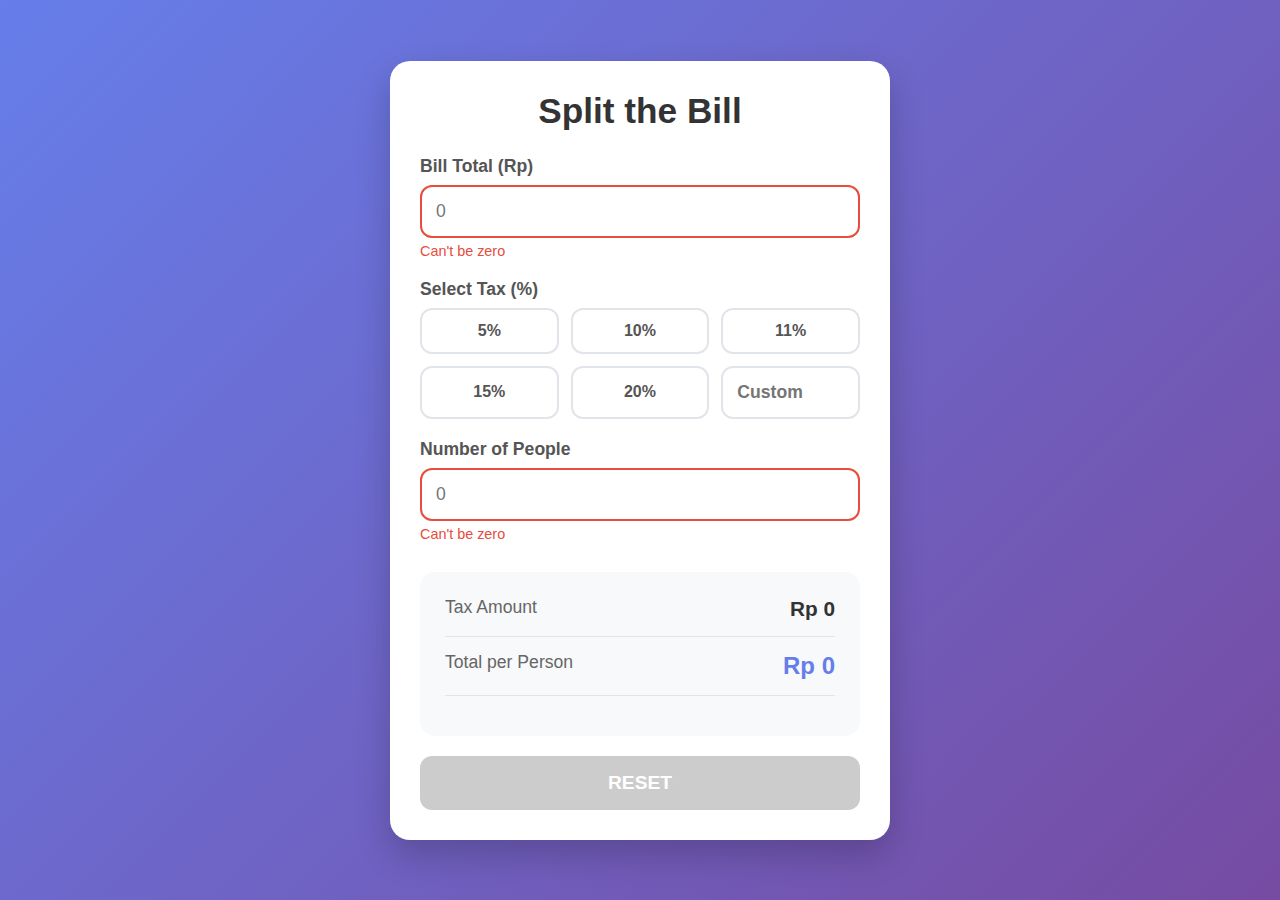
<file: splitbill.html>
<!DOCTYPE html>
<html lang="en">
<head>
    <meta charset="UTF-8">
    <meta name="viewport" content="width=device-width, initial-scale=1.0">
    <title>Bill Splitter - Indonesian Rupiah</title>
    <style>
        * {
            margin: 0;
            padding: 0;
            box-sizing: border-box;
            font-family: 'Segoe UI', Tahoma, Geneva, Verdana, sans-serif;
        }
        
        body {
            background: linear-gradient(135deg, #667eea 0%, #764ba2 100%);
            min-height: 100vh;
            display: flex;
            justify-content: center;
            align-items: center;
            padding: 20px;
        }
        
        .container {
            background: white;
            border-radius: 20px;
            box-shadow: 0 15px 35px rgba(0, 0, 0, 0.2);
            width: 100%;
            max-width: 500px;
            padding: 30px;
        }
        
        h1 {
            text-align: center;
            color: #333;
            margin-bottom: 25px;
            font-size: 2.2em;
            font-weight: 700;
        }
        
        .input-group {
            margin-bottom: 20px;
        }
        
        label {
            display: block;
            margin-bottom: 8px;
            color: #555;
            font-weight: 600;
            font-size: 1.1em;
        }
        
        input[type="number"] {
            width: 100%;
            padding: 14px;
            border: 2px solid #e1e5e9;
            border-radius: 12px;
            font-size: 1.1em;
            transition: border-color 0.3s ease;
        }
        
        input[type="number"]:focus {
            outline: none;
            border-color: #667eea;
            box-shadow: 0 0 0 3px rgba(102, 126, 234, 0.1);
        }
        
        .tax-options {
            display: grid;
            grid-template-columns: repeat(3, 1fr);
            gap: 12px;
            margin-bottom: 20px;
        }
        
        .tax-btn {
            padding: 12px;
            border: 2px solid #e1e5e9;
            border-radius: 12px;
            background: white;
            font-size: 1em;
            font-weight: 600;
            color: #555;
            cursor: pointer;
            transition: all 0.3s ease;
        }
        
        .tax-btn:hover {
            background: #f8f9fa;
            border-color: #667eea;
        }
        
        .tax-btn.active {
            background: #667eea;
            color: white;
            border-color: #667eea;
        }
        
        .custom-tax {
            margin-top: 10px;
        }
        
        .people-count {
            margin-bottom: 30px;
        }
        
        .results {
            background: #f8f9fa;
            border-radius: 15px;
            padding: 25px;
            margin-top: 20px;
        }
        
        .result-row {
            display: flex;
            justify-content: space-between;
            margin-bottom: 15px;
            padding-bottom: 15px;
            border-bottom: 1px solid #e1e5e9;
        }
        
        .result-label {
            color: #666;
            font-size: 1.1em;
        }
        
        .result-value {
            font-size: 1.3em;
            font-weight: 700;
            color: #333;
        }
        
        .total-per-person {
            color: #667eea;
            font-size: 1.5em;
        }
        
        .reset-btn {
            width: 100%;
            padding: 16px;
            background: #667eea;
            color: white;
            border: none;
            border-radius: 12px;
            font-size: 1.2em;
            font-weight: 700;
            cursor: pointer;
            margin-top: 20px;
            transition: background 0.3s ease;
        }
        
        .reset-btn:hover {
            background: #5a6fd8;
        }
        
        .reset-btn:disabled {
            background: #ccc;
            cursor: not-allowed;
        }
        
        .error {
            color: #e74c3c;
            font-size: 0.9em;
            margin-top: 5px;
            display: none;
        }
        
        @media (max-width: 480px) {
            .container {
                padding: 20px;
            }
            
            h1 {
                font-size: 1.8em;
            }
            
            .tax-options {
                grid-template-columns: repeat(2, 1fr);
            }
        }
    </style>
</head>
<body>
    <div class="container">
        <h1>Split the Bill</h1>
        
        <div class="input-group">
            <label for="bill">Bill Total (Rp)</label>
            <input type="number" id="bill" placeholder="0" min="0" step="100">
            <div class="error" id="bill-error">Can't be zero</div>
        </div>
        
        <div class="input-group">
            <label>Select Tax (%)</label>
            <div class="tax-options">
                <button class="tax-btn" data-tax="5">5%</button>
                <button class="tax-btn" data-tax="10">10%</button>
                <button class="tax-btn" data-tax="11">11%</button>
                <button class="tax-btn" data-tax="15">15%</button>
                <button class="tax-btn" data-tax="20">20%</button>
                <input type="number" id="custom-tax" class="tax-btn" placeholder="Custom" min="0">
            </div>
        </div>
        
        <div class="input-group people-count">
            <label for="people">Number of People</label>
            <input type="number" id="people" placeholder="0" min="1">
            <div class="error" id="people-error">Can't be zero</div>
        </div>
        
        <div class="results">
            <div class="result-row">
                <span class="result-label">Tax Amount</span>
                <span class="result-value" id="tax-amount">Rp 0</span>
            </div>
            <div class="result-row">
                <span class="result-label">Total per Person</span>
                <span class="result-value total-per-person" id="total-per-person">Rp 0</span>
            </div>
        </div>
        
        <button class="reset-btn" id="reset-btn" disabled>RESET</button>
    </div>

    <script>
        // Get DOM elements
        const billInput = document.getElementById('bill');
        const peopleInput = document.getElementById('people');
        const customTaxInput = document.getElementById('custom-tax');
        const taxButtons = document.querySelectorAll('.tax-btn[data-tax]');
        const taxAmountElement = document.getElementById('tax-amount');
        const totalPerPersonElement = document.getElementById('total-per-person');
        const resetButton = document.getElementById('reset-btn');
        const billError = document.getElementById('bill-error');
        const peopleError = document.getElementById('people-error');
        
        let selectedTax = 0;
        
        // Add event listeners to tax buttons
        taxButtons.forEach(button => {
            button.addEventListener('click', () => {
                // Remove active class from all buttons
                taxButtons.forEach(btn => btn.classList.remove('active'));
                // Add active class to clicked button
                button.classList.add('active');
                // Set selected tax
                selectedTax = parseInt(button.dataset.tax);
                customTaxInput.value = '';
                calculateResults();
            });
        });
        
        // Custom tax input event
        customTaxInput.addEventListener('input', () => {
            // Remove active class from all tax buttons
            taxButtons.forEach(btn => btn.classList.remove('active'));
            if (customTaxInput.value) {
                selectedTax = parseFloat(customTaxInput.value);
            } else {
                selectedTax = 0;
            }
            calculateResults();
        });
        
        // Bill input event
        billInput.addEventListener('input', () => {
            validateBill();
            calculateResults();
        });
        
        // People input event
        peopleInput.addEventListener('input', () => {
            validatePeople();
            calculateResults();
        });
        
        // Reset button event
        resetButton.addEventListener('click', () => {
            billInput.value = '';
            peopleInput.value = '';
            customTaxInput.value = '';
            taxButtons.forEach(btn => btn.classList.remove('active'));
            selectedTax = 0;
            taxAmountElement.textContent = 'Rp 0';
            totalPerPersonElement.textContent = 'Rp 0';
            resetButton.disabled = true;
            billError.style.display = 'none';
            peopleError.style.display = 'none';
        });
        
        // Validation functions
        function validateBill() {
            if (billInput.value === '' || parseFloat(billInput.value) <= 0) {
                billError.style.display = 'block';
                billInput.style.borderColor = '#e74c3c';
                return false;
            } else {
                billError.style.display = 'none';
                billInput.style.borderColor = '#e1e5e9';
                return true;
            }
        }
        
        function validatePeople() {
            if (peopleInput.value === '' || parseInt(peopleInput.value) <= 0) {
                peopleError.style.display = 'block';
                peopleInput.style.borderColor = '#e74c3c';
                return false;
            } else {
                peopleError.style.display = 'none';
                peopleInput.style.borderColor = '#e1e5e9';
                return true;
            }
        }
        
        // Format Rupiah currency
        function formatRupiah(amount) {
            return 'Rp ' + Math.round(amount).toLocaleString('id-ID');
        }
        
        // Calculate results
        function calculateResults() {
            const billValid = validateBill();
            const peopleValid = validatePeople();
            
            if (!billValid || !peopleValid || (!selectedTax && customTaxInput.value === '')) {
                resetButton.disabled = true;
                return;
            }
            
            const bill = parseFloat(billInput.value);
            const people = parseInt(peopleInput.value);
            const taxPercentage = selectedTax / 100;
            
            const taxAmount = (bill * taxPercentage) / people;
            const totalPerPerson = (bill / people) + taxAmount;
            
            taxAmountElement.textContent = formatRupiah(taxAmount);
            totalPerPersonElement.textContent = formatRupiah(totalPerPerson);
            
            resetButton.disabled = false;
        }
        
        // Initialize validation on page load
        validateBill();
        validatePeople();
    </script>
</body>
</html>
</file>
